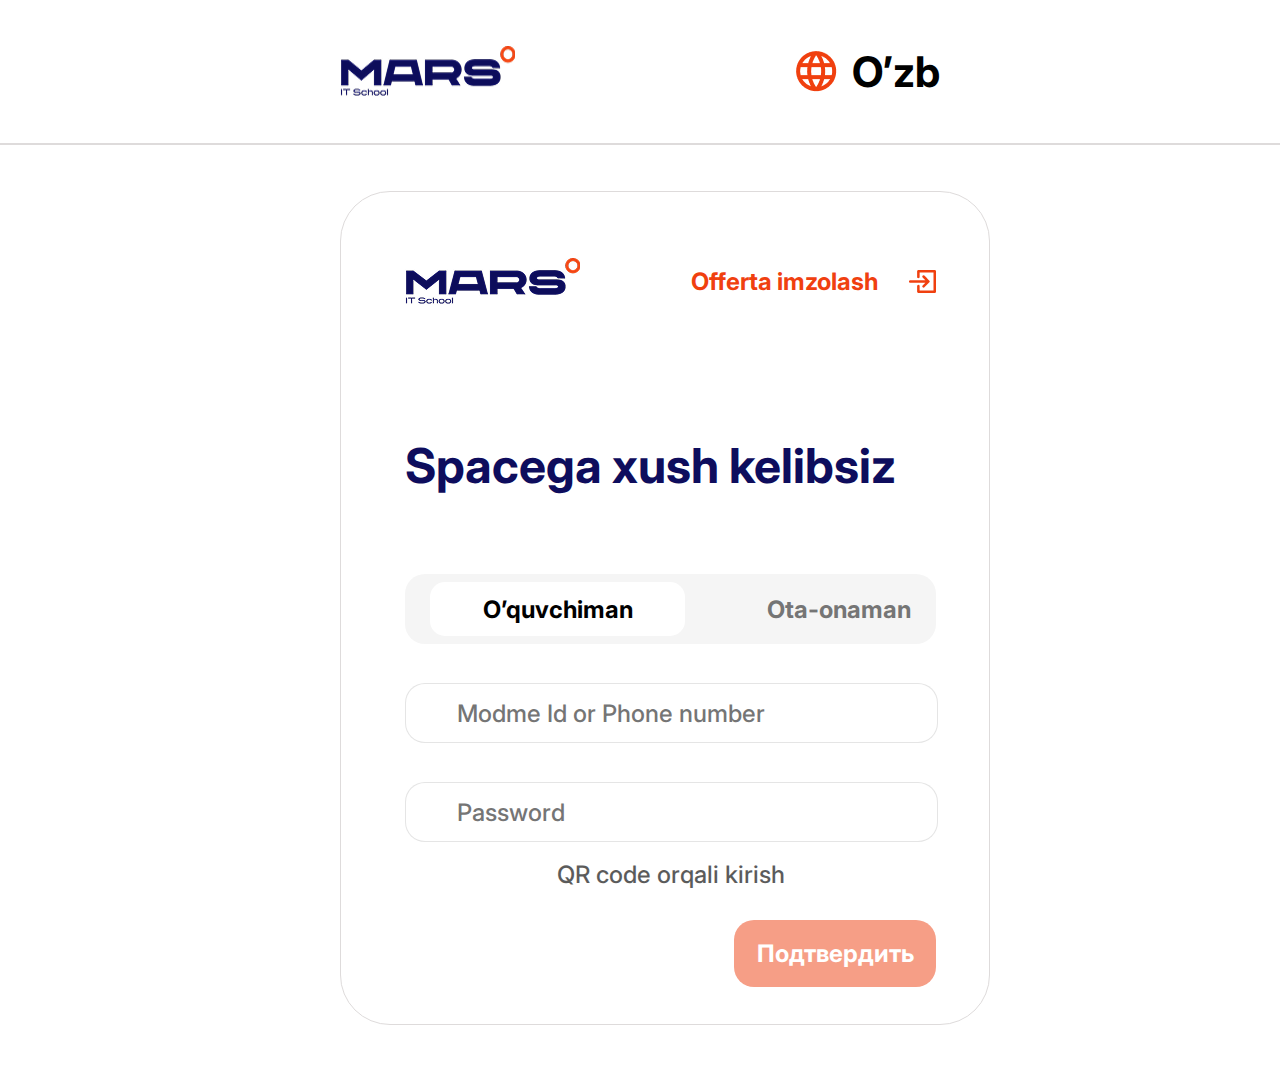
<file: index.html>
<!DOCTYPE html>
<html lang="en">

<head>
    <meta charset="UTF-8">
    <meta name="viewport" content="width=device-width, initial-scale=1.0">
    <title>Document</title>
    <link rel="stylesheet" href="style.css">
    <link rel="preconnect" href="https://fonts.googleapis.com">
    <link rel="preconnect" href="https://fonts.gstatic.com" crossorigin>
    <link
        href="https://fonts.googleapis.com/css2?family=Inter:ital,opsz,wght@0,14..32,100..900;1,14..32,100..900&family=Rubik:ital,wght@0,300..900;1,300..900&display=swap"
        rel="stylesheet">
</head>

<body>
    <header class="">
        <div class="nav__border">

            <nav class="container">
                <img src="img/image 2 (10).png" alt="">
                <div class="nav__right">
                    <img src="img/Vector (9).png" alt="">
                    <h3>O’zb</h3>
                </div>
            </nav>
        </div>
    </header>

    <main class="container">
        <div class="form" >
            <div class="form__title">
                <img src="img/image 2 (10).png" alt="">
                <div class="form__subtitle">
                    <h3>Offerta imzolash</h3>
                    <img src="img/Vector (10).png" alt="">
                </div>
            </div>
            <h1>Spacega xush kelibsiz</h1>
            <div class="parent__student">

                <h2 class="student">O’quvchiman</h2>
                <h2 class="parent">
                    Ota-onaman
                </h2>
            </div>
            <div class="inputs">
                <input  id="name"  type="text" placeholder="Modme Id or Phone number">
                <input  id="password" type="password" placeholder="Password">
            </div>
            <h2 class="qrcode">QR code orqali kirish</h2>
            <div class="buttons">

                <button class="" id="sentBtn"  >Подтвердить</button>
            </div>
        </div>
    </main>





    <script src="script.js"></script>
</body>

</html>
</file>
<file: style.css>
* {
    margin: 0;
    padding: 0;
    font-family: 'Inter';
    box-sizing: border-box;
    text-decoration: none;
    list-style: none;
}

.container {
    max-width: 600px;
    margin: 0 auto;
}

.nav__right {
    display: flex;
    align-items: center;
    gap: 15px;
    font-family: Inter;
    font-weight: 700;
    font-size: 36px;

}

nav {
    display: flex;
    justify-content: space-between;
    padding: 46px 0;
}

.nav__border {
    border-bottom: 2px solid;
    border-color: #DEDBDB;
}


.form{
    justify-content: center;
    display: flex;
    flex-direction: column;
    border: 1px solid #DEDBDB;
    width: 650px;
    margin: 46px auto;
    padding: 66px 53px 37px 64px;
    border-radius: 50px;

}

.form__title{
    display: flex;
    justify-content: space-between;
}

.form__subtitle{
    display: flex;
    align-items: center;
}
.form__subtitle h3{
font-weight: 700;
font-size: 24px;
color: #F0400F ;
width: 218px;
}


h1{
font-weight: 700;
font-size: 48px;
color: #0E0D5D;
margin-top: 131px;
margin-bottom: 79px;
}

.parent__student{
    display: flex;
    justify-content: center;
    background-color: #F5F5F5;
    border-radius: 20px;
    height: 70px;
    align-items: center;
    padding: 10px;
    gap: 82px;
}

.student{
    width: 255px;
    height: 54px;
    background-color: white;
    border-radius: 15px;
    display: flex;
    align-items: center;
    justify-content: center;
}
.parent{
    color: #757575;
}

.inputs{
    display: flex;
    flex-direction: column;
    margin-top: 39px;
    row-gap: 39px;
}
.inputs input {
    width: 533px;
    height: 60px;
    border-radius: 20px;
    padding-left: 51px;
    border: 1px solid #75757530;
font-weight: 500;
font-size: 24px;

}

.qrcode{
font-weight: 500;
font-size: 24px;
opacity: 64%;
text-align: center;
margin-top: 18px;
margin-bottom: 31px;

}
.buttons{
 
    display: flex;
    justify-content: end;
}

.buttons button{
    width: 202px;
    border-radius: 20px;
    font-size: 24px;
    font-weight: 700;
    background-color: #F69E86;
    height: 67px;
    color: white;
    border: none;
    outline: none;
}
</file>
